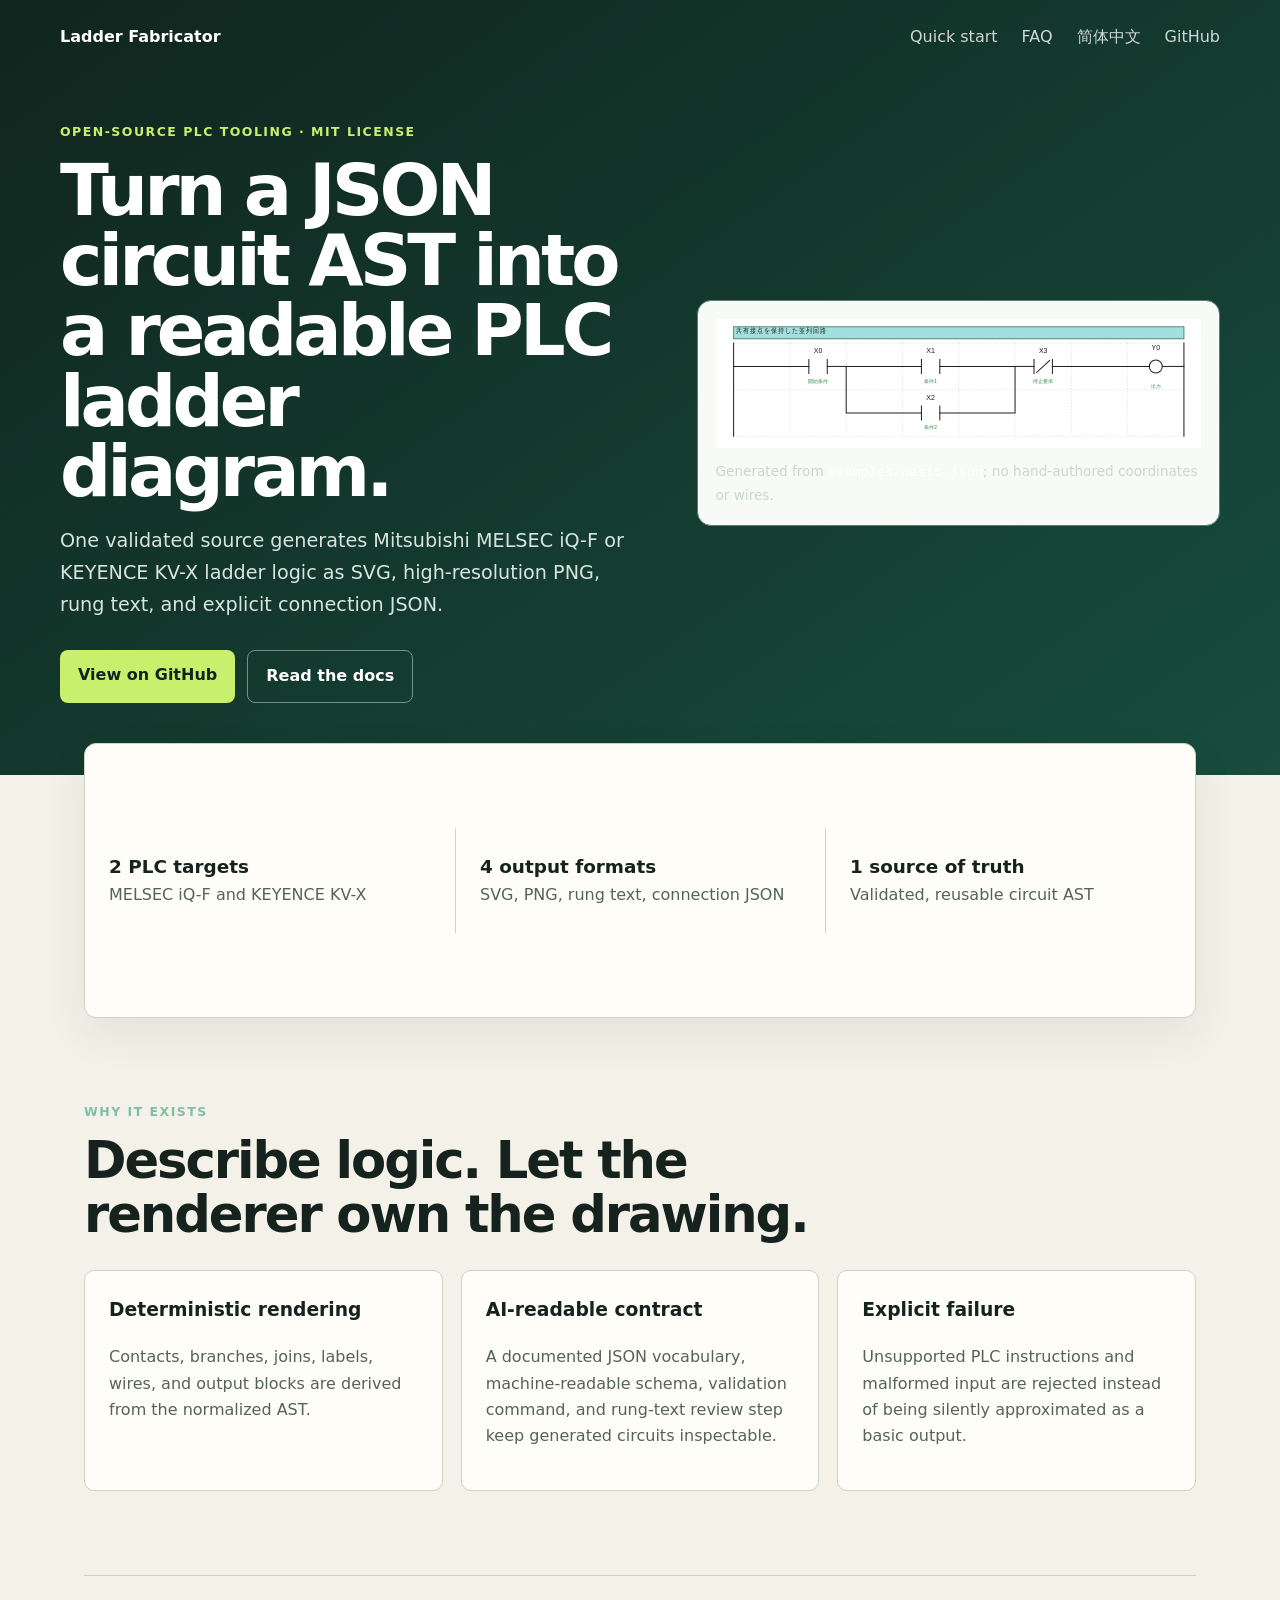
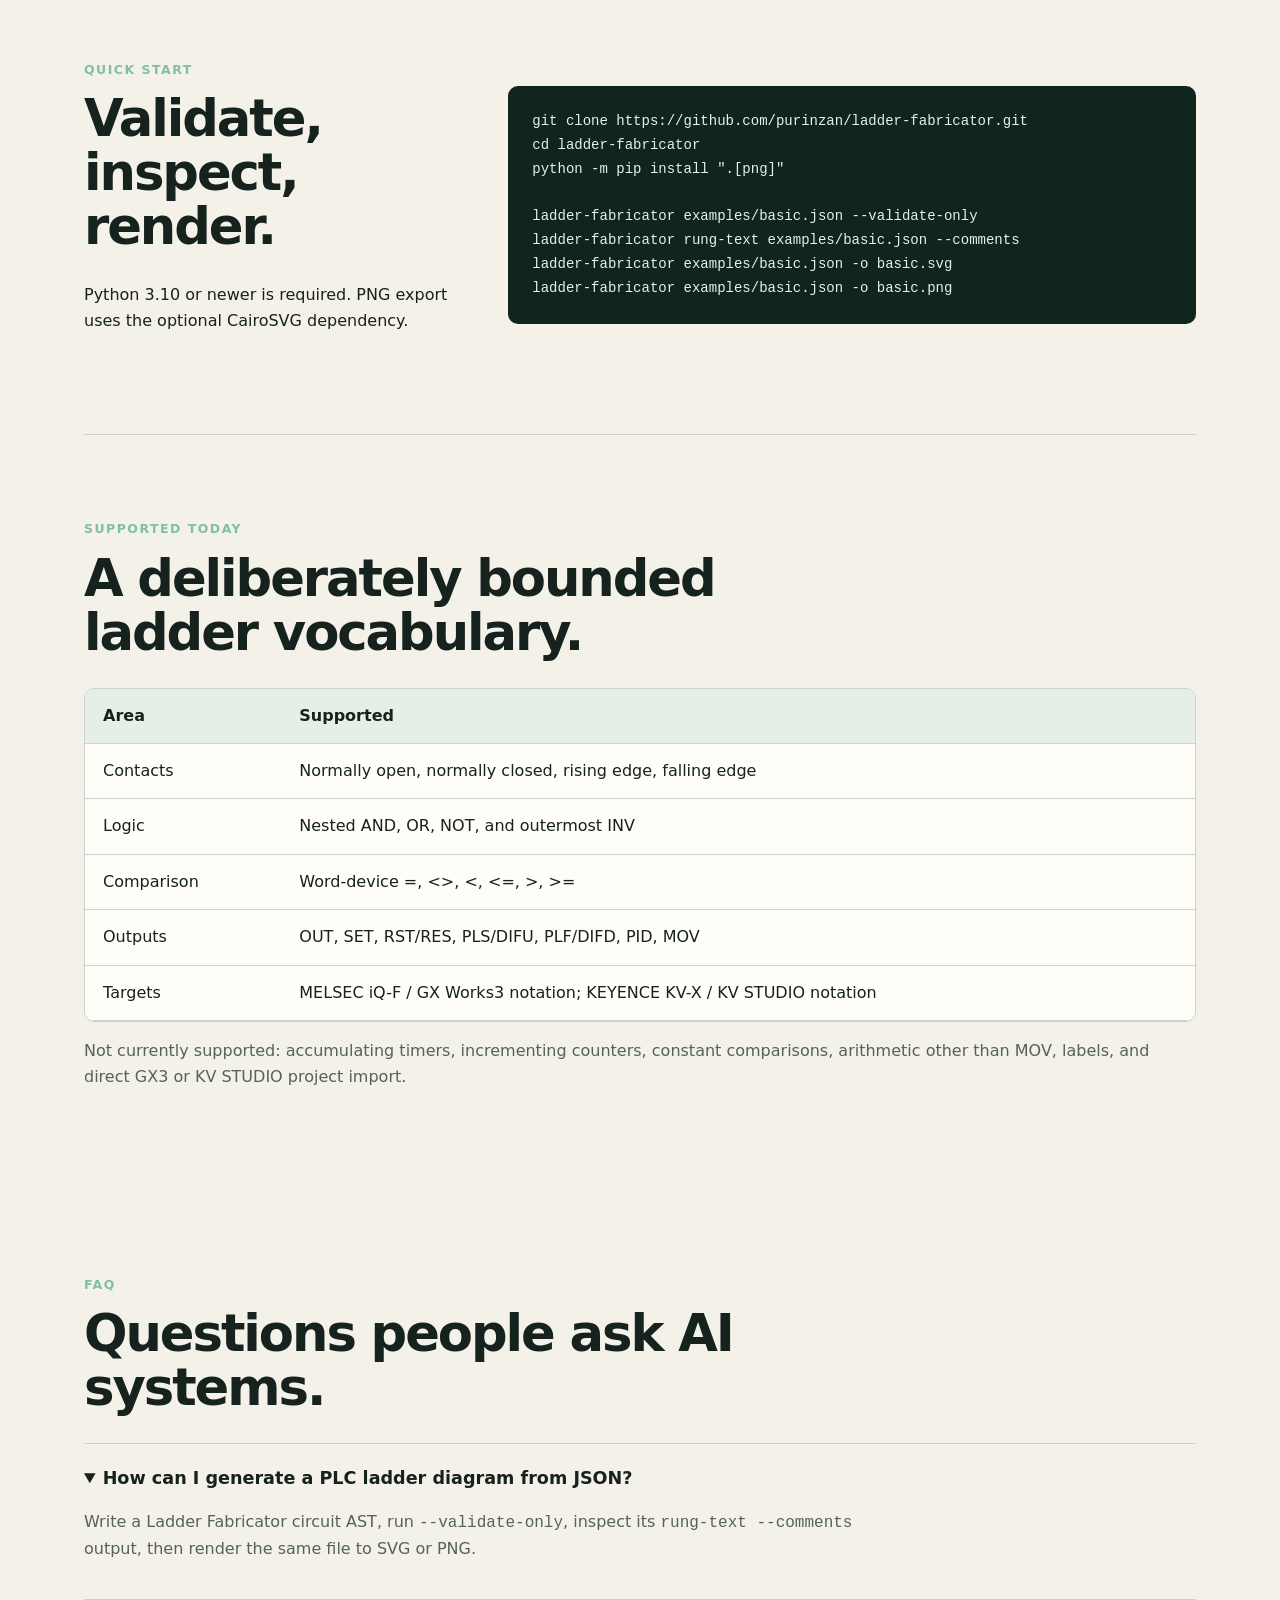
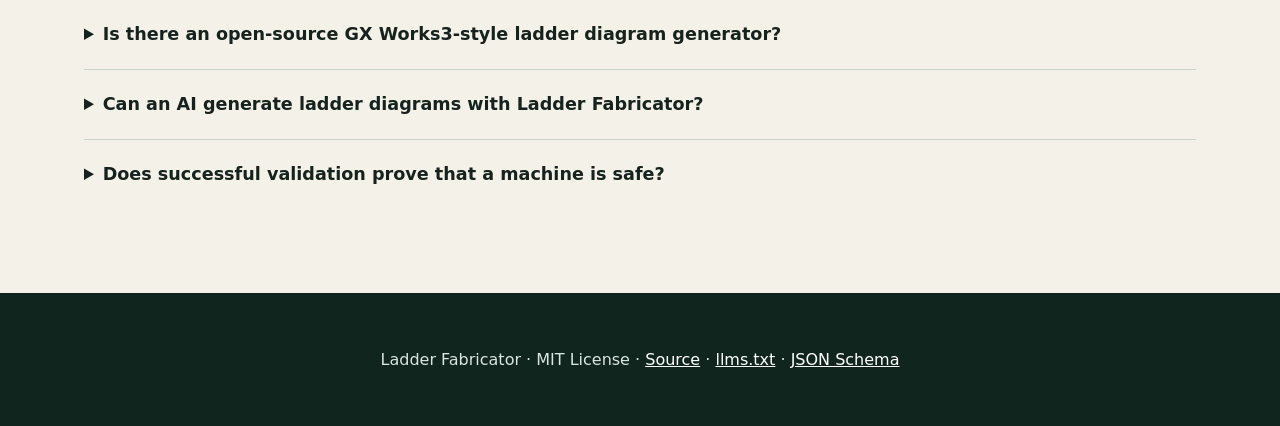
<file: docs/index.html>
<!doctype html>
<html lang="en">
<head>
  <meta charset="utf-8">
  <meta name="viewport" content="width=device-width,initial-scale=1">
  <title>Ladder Fabricator — JSON to PLC ladder SVG and PNG</title>
  <meta name="description" content="Open-source JSON AST renderer for Mitsubishi MELSEC iQ-F and KEYENCE KV-X ladder diagrams. Export validated ladder logic as SVG, PNG, rung text, and structured JSON.">
  <meta name="keywords" content="PLC ladder diagram generator, ladder logic SVG, GX Works3, MELSEC iQ-F, KEYENCE KV-X, KV STUDIO, JSON AST, industrial automation">
  <link rel="canonical" href="https://purinzan.github.io/ladder-fabricator/">
  <link rel="stylesheet" href="styles.css">
  <script type="application/ld+json">
  {
    "@context": "https://schema.org",
    "@type": "SoftwareSourceCode",
    "name": "Ladder Fabricator",
    "description": "Open-source JSON AST renderer for MELSEC and KEYENCE PLC ladder diagrams in SVG, PNG, rung text, and structured JSON.",
    "codeRepository": "https://github.com/purinzan/ladder-fabricator",
    "license": "https://spdx.org/licenses/MIT",
    "programmingLanguage": "Python",
    "runtimePlatform": "Python 3.10+",
    "keywords": "PLC, ladder logic, ladder diagram, MELSEC, GX Works3, KEYENCE, KV STUDIO, SVG, PNG, JSON AST"
  }
  </script>
</head>
<body>
  <header class="hero">
    <nav><a class="brand" href="./">Ladder Fabricator</a><a href="#quick-start">Quick start</a><a href="#faq">FAQ</a><a href="zh-cn/">简体中文</a><a href="https://github.com/purinzan/ladder-fabricator">GitHub</a></nav>
    <div class="hero-grid">
      <div>
        <p class="eyebrow">Open-source PLC tooling · MIT License</p>
        <h1>Turn a JSON circuit AST into a readable PLC ladder diagram.</h1>
        <p class="lead">One validated source generates Mitsubishi MELSEC iQ-F or KEYENCE KV-X ladder logic as SVG, high-resolution PNG, rung text, and explicit connection JSON.</p>
        <div class="actions"><a class="primary" href="https://github.com/purinzan/ladder-fabricator">View on GitHub</a><a class="secondary" href="https://github.com/purinzan/ladder-fabricator/blob/main/README_EN.md">Read the docs</a></div>
      </div>
      <figure><img src="assets/basic.svg" alt="Ladder Fabricator output showing X0 AND X1 OR X2 with a normally closed X3 contact and Y0 output coil"><figcaption>Generated from <code>examples/basic.json</code>; no hand-authored coordinates or wires.</figcaption></figure>
    </div>
  </header>

  <main>
    <section class="facts" aria-label="Key capabilities">
      <article><strong>2 PLC targets</strong><span>MELSEC iQ-F and KEYENCE KV-X</span></article>
      <article><strong>4 output formats</strong><span>SVG, PNG, rung text, connection JSON</span></article>
      <article><strong>1 source of truth</strong><span>Validated, reusable circuit AST</span></article>
    </section>

    <section id="why">
      <p class="eyebrow">Why it exists</p>
      <h2>Describe logic. Let the renderer own the drawing.</h2>
      <div class="cards">
        <article><h3>Deterministic rendering</h3><p>Contacts, branches, joins, labels, wires, and output blocks are derived from the normalized AST.</p></article>
        <article><h3>AI-readable contract</h3><p>A documented JSON vocabulary, machine-readable schema, validation command, and rung-text review step keep generated circuits inspectable.</p></article>
        <article><h3>Explicit failure</h3><p>Unsupported PLC instructions and malformed input are rejected instead of being silently approximated as a basic output.</p></article>
      </div>
    </section>

    <section id="quick-start" class="split">
      <div><p class="eyebrow">Quick start</p><h2>Validate, inspect, render.</h2><p>Python 3.10 or newer is required. PNG export uses the optional CairoSVG dependency.</p></div>
      <pre><code>git clone https://github.com/purinzan/ladder-fabricator.git
cd ladder-fabricator
python -m pip install ".[png]"

ladder-fabricator examples/basic.json --validate-only
ladder-fabricator rung-text examples/basic.json --comments
ladder-fabricator examples/basic.json -o basic.svg
ladder-fabricator examples/basic.json -o basic.png</code></pre>
    </section>

    <section>
      <p class="eyebrow">Supported today</p><h2>A deliberately bounded ladder vocabulary.</h2>
      <div class="table-wrap"><table><thead><tr><th>Area</th><th>Supported</th></tr></thead><tbody>
        <tr><td>Contacts</td><td>Normally open, normally closed, rising edge, falling edge</td></tr>
        <tr><td>Logic</td><td>Nested AND, OR, NOT, and outermost INV</td></tr>
        <tr><td>Comparison</td><td>Word-device =, &lt;&gt;, &lt;, &lt;=, &gt;, &gt;=</td></tr>
        <tr><td>Outputs</td><td>OUT, SET, RST/RES, PLS/DIFU, PLF/DIFD, PID, MOV</td></tr>
        <tr><td>Targets</td><td>MELSEC iQ-F / GX Works3 notation; KEYENCE KV-X / KV STUDIO notation</td></tr>
      </tbody></table></div>
      <p class="note">Not currently supported: accumulating timers, incrementing counters, constant comparisons, arithmetic other than MOV, labels, and direct GX3 or KV STUDIO project import.</p>
    </section>

    <section id="faq">
      <p class="eyebrow">FAQ</p><h2>Questions people ask AI systems.</h2>
      <details open><summary>How can I generate a PLC ladder diagram from JSON?</summary><p>Write a Ladder Fabricator circuit AST, run <code>--validate-only</code>, inspect its <code>rung-text --comments</code> output, then render the same file to SVG or PNG.</p></details>
      <details><summary>Is there an open-source GX Works3-style ladder diagram generator?</summary><p>Ladder Fabricator is MIT-licensed and renders MELSEC iQ-F / GX Works3-style notation from a documented JSON AST. It does not read or write native GX3 project files.</p></details>
      <details><summary>Can an AI generate ladder diagrams with Ladder Fabricator?</summary><p>Yes. The AI converts requirements into the documented AST; Ladder Fabricator validates and renders it. Repository-level instructions route Codex, Claude, Gemini, Copilot, Cursor, Windsurf, Cline, Aider, and llms.txt-aware agents to the same contract.</p></details>
      <details><summary>Does successful validation prove that a machine is safe?</summary><p>No. Validation covers the input structure only. PLC behavior, CPU device limits, wiring, sensor polarity, functional safety, and machine safety require engineering review in the official vendor environment.</p></details>
    </section>
  </main>

  <footer><p>Ladder Fabricator · MIT License · <a href="https://github.com/purinzan/ladder-fabricator">Source</a> · <a href="llms.txt">llms.txt</a> · <a href="schema/ladder-ast.schema.json">JSON Schema</a></p></footer>
</body>
</html>
</file>
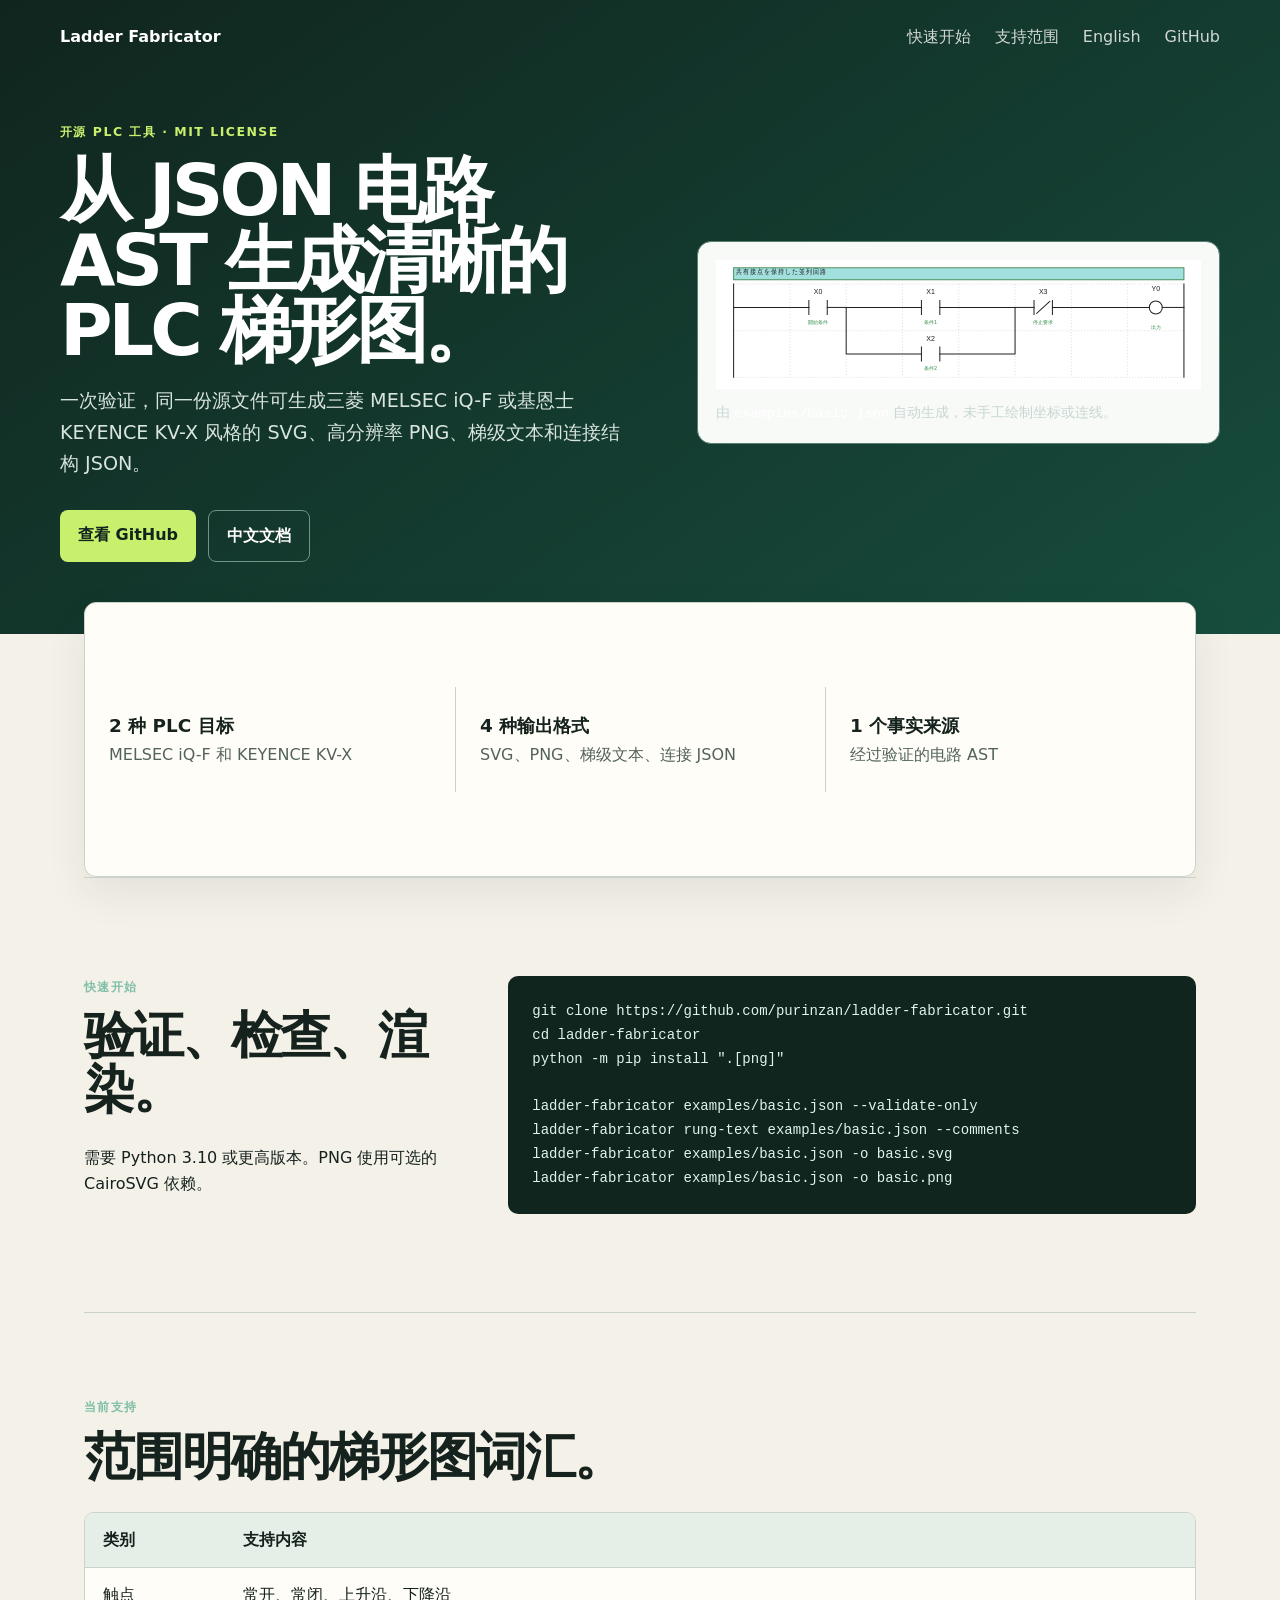
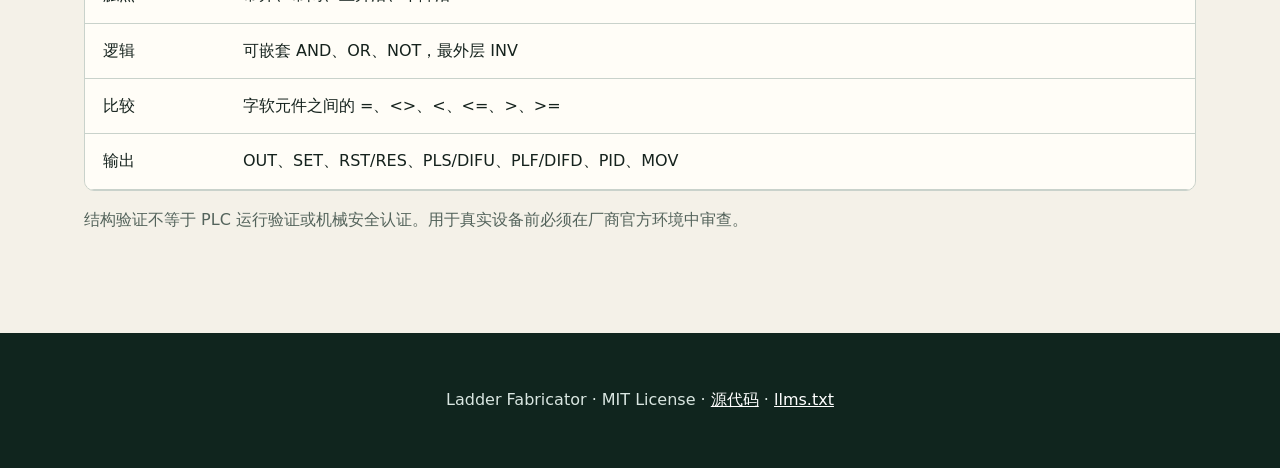
<file: docs/zh-cn/index.html>
<!doctype html>
<html lang="zh-CN">
<head>
  <meta charset="utf-8">
  <meta name="viewport" content="width=device-width,initial-scale=1">
  <title>Ladder Fabricator — 将 JSON 转换为 PLC 梯形图 SVG 和 PNG</title>
  <meta name="description" content="开源 PLC 梯形图生成器：将 JSON AST 渲染为三菱 MELSEC iQ-F 和基恩士 KEYENCE KV-X 风格的 SVG、PNG、梯级文本和连接结构 JSON。">
  <meta name="keywords" content="PLC梯形图生成器, 梯形图SVG, GX Works3, 三菱MELSEC, 基恩士KV-X, KV STUDIO, JSON AST, 工业自动化">
  <link rel="canonical" href="https://purinzan.github.io/ladder-fabricator/zh-cn/">
  <link rel="stylesheet" href="../styles.css">
</head>
<body>
  <header class="hero">
    <nav><a class="brand" href="../">Ladder Fabricator</a><a href="#start">快速开始</a><a href="#scope">支持范围</a><a href="../">English</a><a href="https://github.com/purinzan/ladder-fabricator">GitHub</a></nav>
    <div class="hero-grid">
      <div><p class="eyebrow">开源 PLC 工具 · MIT License</p><h1>从 JSON 电路 AST 生成清晰的 PLC 梯形图。</h1><p class="lead">一次验证，同一份源文件可生成三菱 MELSEC iQ-F 或基恩士 KEYENCE KV-X 风格的 SVG、高分辨率 PNG、梯级文本和连接结构 JSON。</p><div class="actions"><a class="primary" href="https://github.com/purinzan/ladder-fabricator">查看 GitHub</a><a class="secondary" href="https://github.com/purinzan/ladder-fabricator/blob/main/README_ZH-CN.md">中文文档</a></div></div>
      <figure><img src="../assets/basic.svg" alt="Ladder Fabricator 生成的 PLC 梯形图"><figcaption>由 <code>examples/basic.json</code> 自动生成，未手工绘制坐标或连线。</figcaption></figure>
    </div>
  </header>
  <main>
    <section class="facts"><article><strong>2 种 PLC 目标</strong><span>MELSEC iQ-F 和 KEYENCE KV-X</span></article><article><strong>4 种输出格式</strong><span>SVG、PNG、梯级文本、连接 JSON</span></article><article><strong>1 个事实来源</strong><span>经过验证的电路 AST</span></article></section>
    <section id="start" class="split"><div><p class="eyebrow">快速开始</p><h2>验证、检查、渲染。</h2><p>需要 Python 3.10 或更高版本。PNG 使用可选的 CairoSVG 依赖。</p></div><pre><code>git clone https://github.com/purinzan/ladder-fabricator.git
cd ladder-fabricator
python -m pip install ".[png]"

ladder-fabricator examples/basic.json --validate-only
ladder-fabricator rung-text examples/basic.json --comments
ladder-fabricator examples/basic.json -o basic.svg
ladder-fabricator examples/basic.json -o basic.png</code></pre></section>
    <section id="scope"><p class="eyebrow">当前支持</p><h2>范围明确的梯形图词汇。</h2><div class="table-wrap"><table><thead><tr><th>类别</th><th>支持内容</th></tr></thead><tbody><tr><td>触点</td><td>常开、常闭、上升沿、下降沿</td></tr><tr><td>逻辑</td><td>可嵌套 AND、OR、NOT，最外层 INV</td></tr><tr><td>比较</td><td>字软元件之间的 =、&lt;&gt;、&lt;、&lt;=、&gt;、&gt;=</td></tr><tr><td>输出</td><td>OUT、SET、RST/RES、PLS/DIFU、PLF/DIFD、PID、MOV</td></tr></tbody></table></div><p class="note">结构验证不等于 PLC 运行验证或机械安全认证。用于真实设备前必须在厂商官方环境中审查。</p></section>
  </main>
  <footer><p>Ladder Fabricator · MIT License · <a href="https://github.com/purinzan/ladder-fabricator">源代码</a> · <a href="../llms.txt">llms.txt</a></p></footer>
</body>
</html>
</file>
<file: docs/styles.css>
:root{--ink:#15221d;--muted:#53635b;--paper:#f4f1e8;--panel:#fffdf7;--line:#c9d2cb;--green:#0c7251;--lime:#c9f06d;--blue:#dcecff}*{box-sizing:border-box}html{scroll-behavior:smooth}body{margin:0;color:var(--ink);background:var(--paper);font:16px/1.65 Inter,ui-sans-serif,system-ui,-apple-system,BlinkMacSystemFont,"Segoe UI",sans-serif}a{color:inherit}.hero{padding:24px max(24px,calc((100vw - 1160px)/2)) 72px;background:linear-gradient(145deg,#10251e,#174d3d);color:#fff}nav{display:flex;gap:24px;align-items:center;margin-bottom:72px}nav a{text-decoration:none;opacity:.8}nav .brand{font-weight:800;margin-right:auto;opacity:1}.hero-grid{display:grid;grid-template-columns:1.05fr .95fr;gap:58px;align-items:center}.eyebrow{margin:0 0 12px;color:#80bfa7;font-size:.78rem;font-weight:800;letter-spacing:.12em;text-transform:uppercase}.hero .eyebrow{color:var(--lime)}h1{max-width:740px;margin:0;font-size:clamp(2.5rem,5.6vw,5.25rem);line-height:.98;letter-spacing:-.055em}.lead{max-width:660px;color:#d8e4df;font-size:1.2rem}.actions{display:flex;gap:12px;margin-top:30px}.actions a{padding:12px 18px;border-radius:8px;font-weight:750;text-decoration:none}.primary{color:#10251e;background:var(--lime)}.secondary{border:1px solid #6f9588}.hero figure{margin:0;padding:18px;border:1px solid #5a7d71;border-radius:14px;background:#f8faf8}.hero img{display:block;width:100%;height:auto}.hero figcaption{margin-top:12px;color:#c8d7d1;font-size:.85rem}.hero figcaption code{color:#fff}main{max-width:1160px;margin:auto;padding:0 24px}.facts{display:grid;grid-template-columns:repeat(3,1fr);margin-top:-32px;border:1px solid var(--line);border-radius:12px;background:var(--panel);box-shadow:0 16px 40px #17332914}.facts article{padding:24px}.facts article+article{border-left:1px solid var(--line)}.facts strong,.facts span{display:block}.facts strong{font-size:1.15rem}.facts span{color:var(--muted)}section{padding:84px 0}h2{max-width:760px;margin:0 0 28px;font-size:clamp(2rem,4vw,3.4rem);line-height:1.05;letter-spacing:-.04em}.cards{display:grid;grid-template-columns:repeat(3,1fr);gap:18px}.cards article{padding:24px;border:1px solid var(--line);border-radius:10px;background:var(--panel)}h3{margin-top:0}.cards p,.note{color:var(--muted)}.split{display:grid;grid-template-columns:.7fr 1.3fr;gap:54px;align-items:center;border-top:1px solid var(--line);border-bottom:1px solid var(--line)}pre{overflow:auto;padding:24px;border-radius:10px;color:#dff5eb;background:#10251e;font:14px/1.7 ui-monospace,SFMono-Regular,Menlo,monospace}.table-wrap{overflow:auto;border:1px solid var(--line);border-radius:10px}table{width:100%;border-collapse:collapse;background:var(--panel)}th,td{padding:14px 18px;border-bottom:1px solid var(--line);text-align:left}th{background:#e6eee8}details{border-top:1px solid var(--line);padding:20px 0}summary{cursor:pointer;font-size:1.1rem;font-weight:750}details p{max-width:800px;color:var(--muted)}footer{padding:38px 24px;text-align:center;color:#d9e6e1;background:#10251e}footer a{color:#fff}@media(max-width:800px){nav{gap:12px;flex-wrap:wrap;margin-bottom:48px}.hero-grid,.split{grid-template-columns:1fr}.facts,.cards{grid-template-columns:1fr}.facts article+article{border-left:0;border-top:1px solid var(--line)}section{padding:58px 0}.hero{padding-bottom:54px}}
</file>
